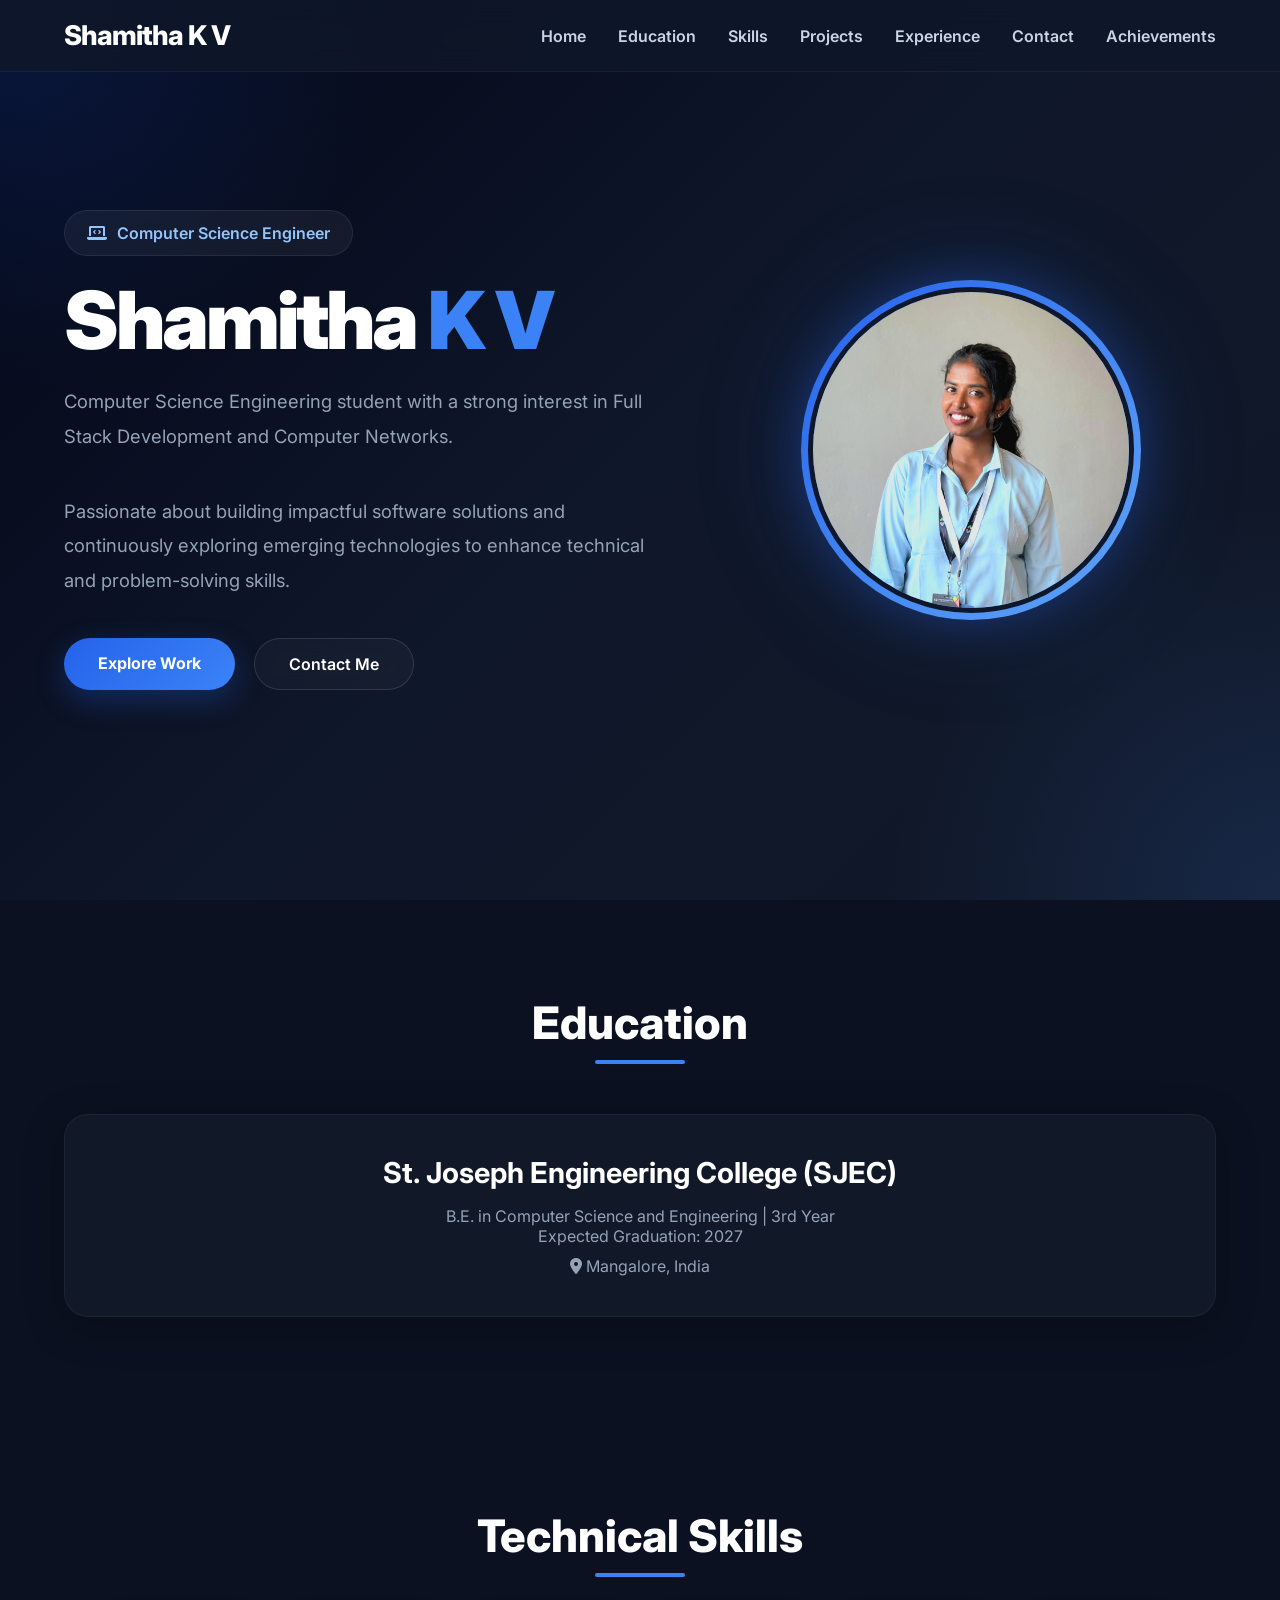
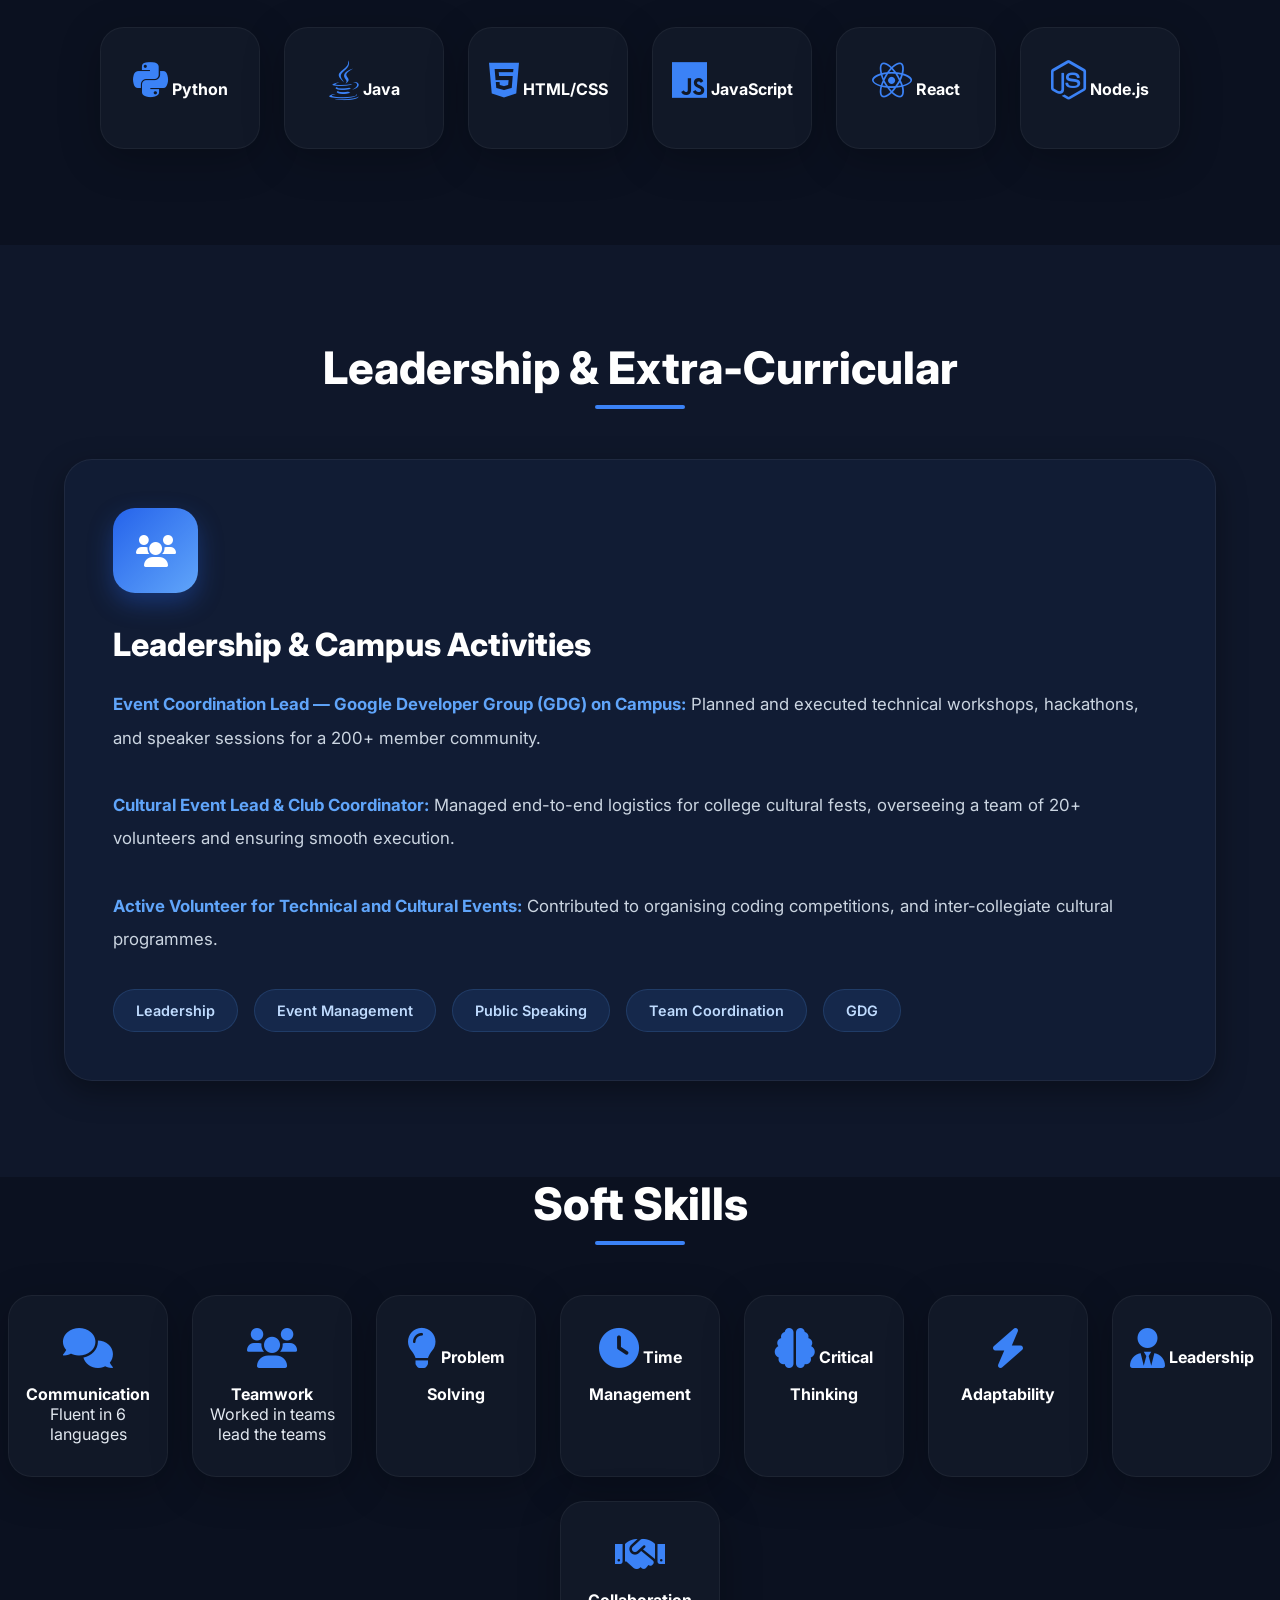
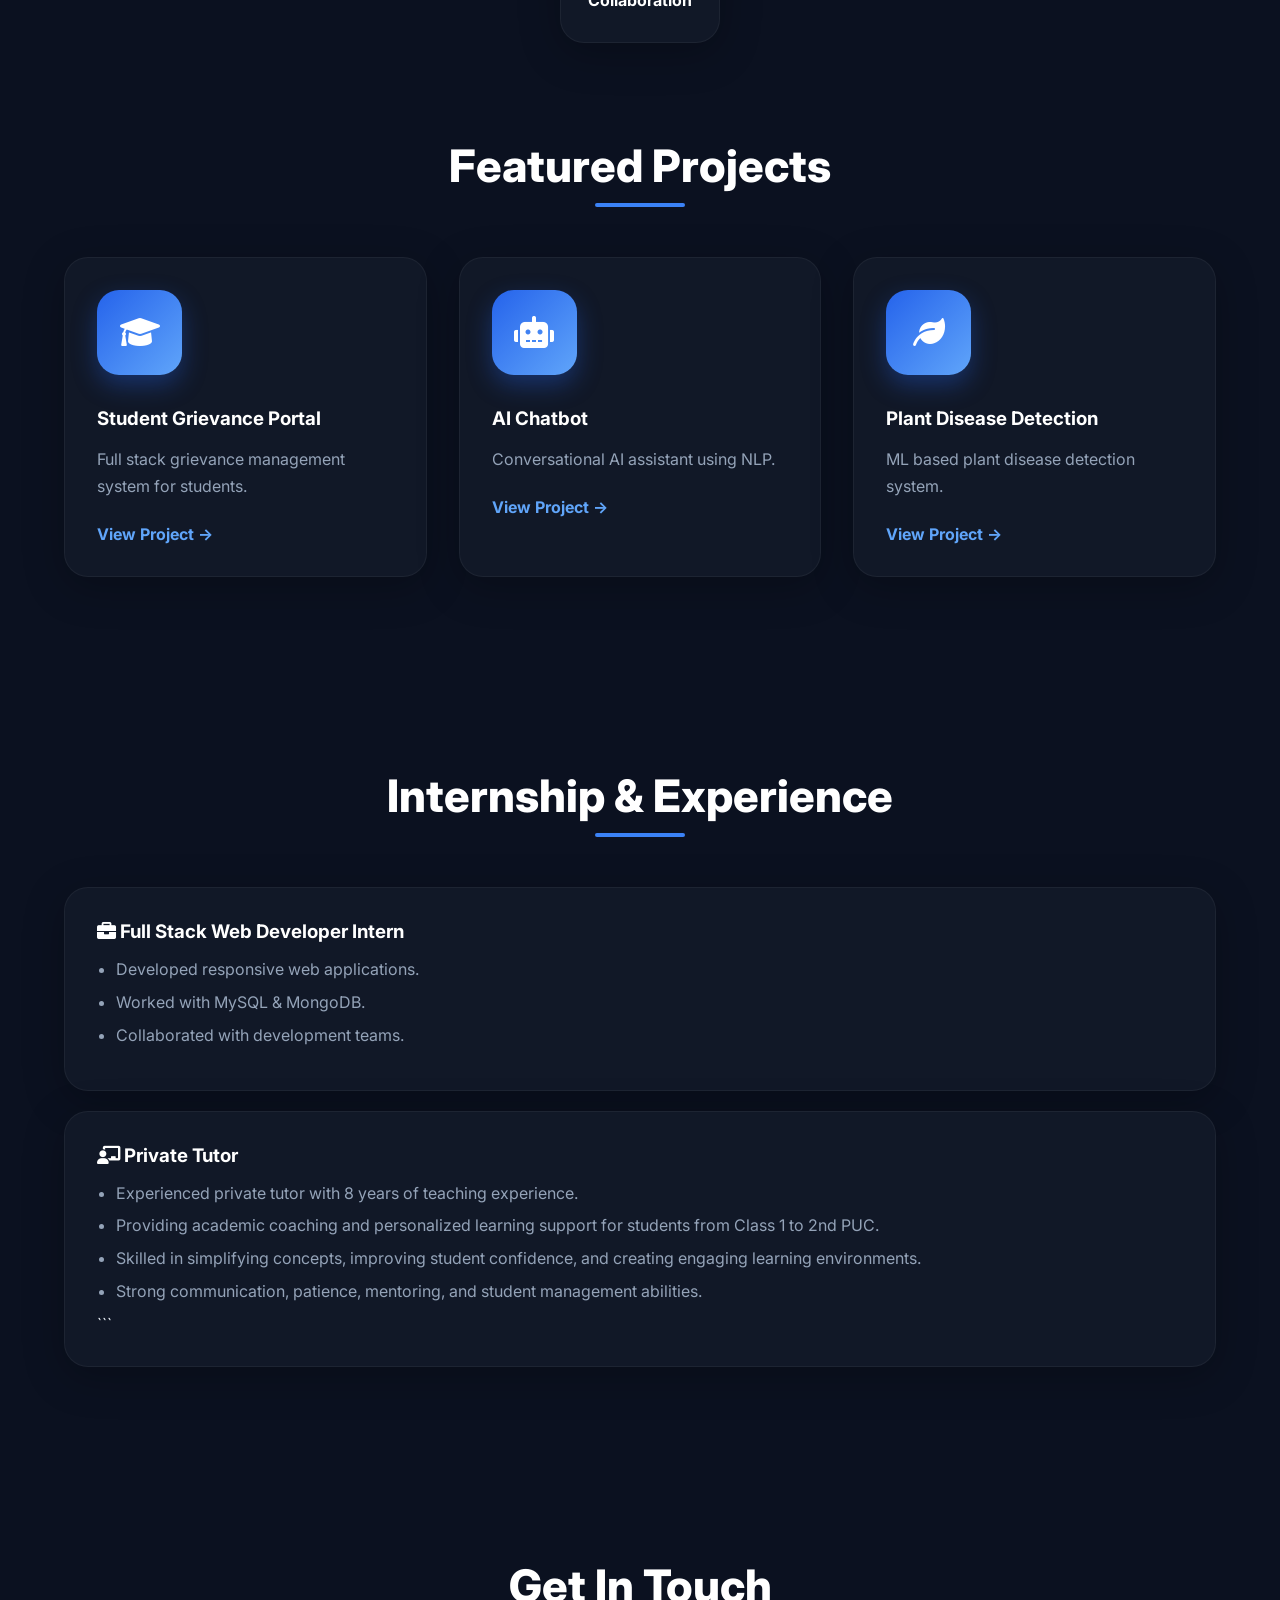
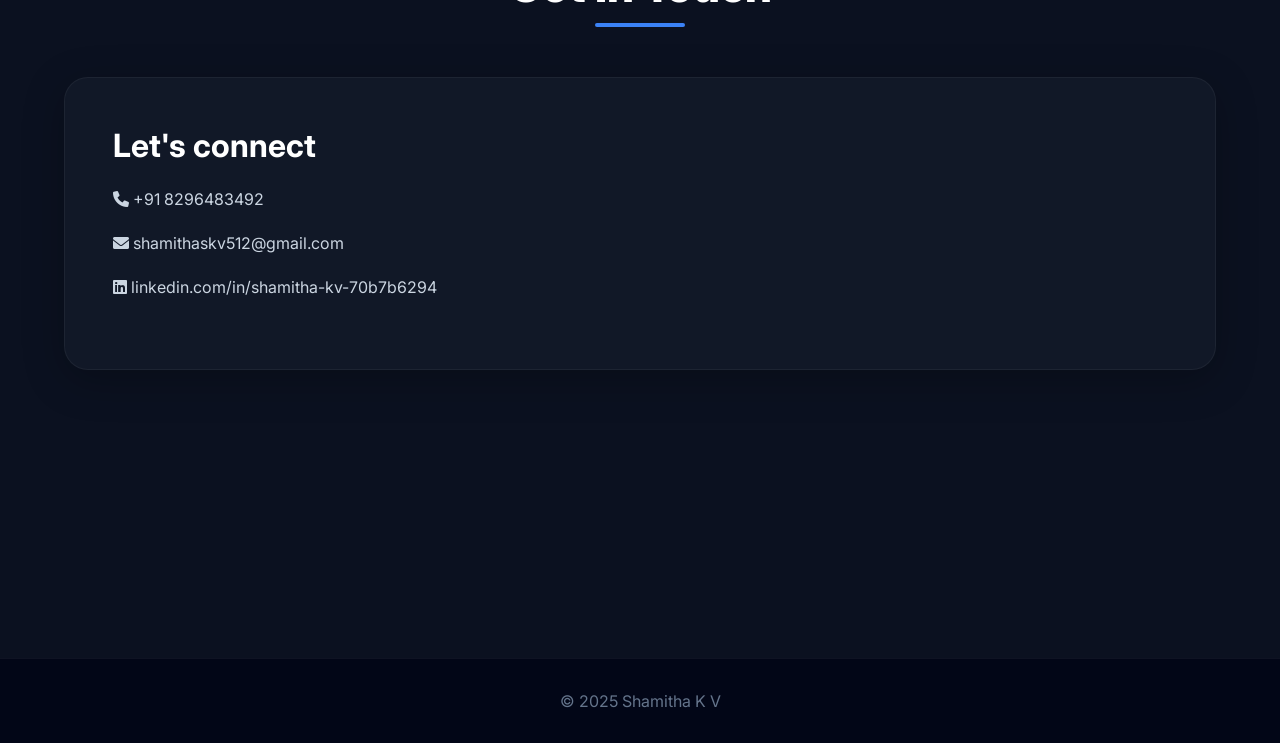
<file: index.html>
<!DOCTYPE html>
<html lang="en">
<head>
  <meta charset="UTF-8" />
  <meta name="viewport" content="width=device-width, initial-scale=1.0" />
  <title>Shamitha K V | Full Stack Portfolio</title>

  <!-- CSS -->
  <link rel="stylesheet" href="style.css" />

  <!-- Fonts -->
  <link href="https://fonts.googleapis.com/css2?family=Inter:wght@300;400;500;600;700;800&display=swap" rel="stylesheet">

  <!-- Font Awesome -->
  <link rel="stylesheet"
    href="https://cdnjs.cloudflare.com/ajax/libs/font-awesome/6.0.0-beta3/css/all.min.css">
</head>

<body>

  <!-- NAVBAR -->
  <nav>
    <div class="container nav-container">
      <div class="logo">Shamitha K V</div>

      <div class="menu-btn" id="menuBtn">
        <i class="fas fa-bars"></i>
      </div>

      <ul class="nav-links" id="navLinks">
        <li><a href="#home">Home</a></li>
        <li><a href="#education">Education</a></li>
        <li><a href="#skills">Skills</a></li>
        <li><a href="#projects">Projects</a></li>
        <li><a href="#experience">Experience</a></li>
        <li><a href="#contact">Contact</a></li>
        <li><a href="achievements.html">Achievements</a></li> 

      </ul>
    </div>
  </nav>

  <!-- HERO -->
  <section id="home" class="hero">
    <div class="container hero-grid">

      <div class="hero-content">
        <div class="hero-badge">
          <i class="fas fa-laptop-code"></i>
          Computer Science Engineer
        </div>

        <h1>
          Shamitha <span class="hero-highlight">K V</span>
        </h1>
         
<p>
  Computer Science Engineering student with a strong interest in Full Stack Development and Computer Networks.
</p>

<p>
  Passionate about building impactful software solutions and continuously exploring emerging technologies to enhance technical and problem-solving skills.
</p>


        <div class="btn-group">
          <a href="#projects" class="btn-primary">
            Explore Work
          </a>

          <a href="#contact" class="btn-outline">
            Contact Me
          </a>
        </div>
      </div>
<div class="profile">
  <div class="my-image">
    <img src="shamithas.jpg" alt="Shamitha K V">
  </div>
</div>

    </div>
  </section>

  <!-- EDUCATION -->
  <section id="education" class="section">
    <div class="container">

      <h2 class="section-title">Education</h2>

      <div class="edu-card">
        <h3>St. Joseph Engineering College (SJEC)</h3>

        <p class="edu-detail">
          B.E. in Computer Science and Engineering | 3rd Year
        </p>

        <p>Expected Graduation: 2027 </p>

        <p style="margin-top: 10px;">
          <i class="fas fa-map-marker-alt"></i>
          Mangalore, India
        </p>
      </div>

    </div>
  </section>

  <!-- SKILLS -->
  <section id="skills" class="section bg-light">
    <div class="container">

      <h2 class="section-title">Technical Skills</h2>

      <div class="skills-grid">

        <div class="skill-card">
          <i class="fab fa-python"></i>
          <span>Python</span>
        </div>

        <div class="skill-card">
          <i class="fab fa-java"></i>
          <span>Java</span>
        </div>

        <div class="skill-card">
          <i class="fab fa-html5"></i>
          <span>HTML/CSS</span>
        </div>

        <div class="skill-card">
          <i class="fab fa-js"></i>
          <span>JavaScript</span>
        </div>

        <div class="skill-card">
          <i class="fab fa-react"></i>
          <span>React</span>
        </div>

        <div class="skill-card">
          <i class="fab fa-node-js"></i>
          <span>Node.js</span>
        </div>

      </div>

    </div>
  </section>

<!-- LEADERSHIP SECTION -->

<section id="leadership" class="section">

  <div class="container">

    <h2 class="section-title">
      Leadership & Extra-Curricular
    </h2>

    <div class="achievement-card">

      <div class="project-icon">
        <i class="fas fa-users"></i>
      </div>

      <h3 class="achievement-title">
        Leadership & Campus Activities
      </h3>

      <div class="achievement-text">

        <p>
          <strong>Event Coordination Lead — Google Developer Group (GDG) on Campus:</strong>
          Planned and executed technical workshops, hackathons, and speaker sessions
          for a 200+ member community.
        </p>

        <br>

        <p>
          <strong>Cultural Event Lead & Club Coordinator:</strong>
          Managed end-to-end logistics for college cultural fests,
          overseeing a team of 20+ volunteers and ensuring smooth execution.
        </p>

        <br>

        <p>
          <strong>Active Volunteer for Technical and Cultural Events:</strong>
          Contributed to organising coding competitions,
          and inter-collegiate cultural programmes.
        </p>

      </div>

      <div class="achievement-tags">

        <span>Leadership</span>
        <span>Event Management</span>
        <span>Public Speaking</span>
        <span>Team Coordination</span>
        <span>GDG</span>

      </div>

    </div>

  </div>

</section>


 <h2 class="section-title">Soft Skills</h2>

<div class="skills-grid">

  <div class="skill-card">
    <i class="fas fa-comments"></i>
    <span>Communication</span>
    <P>Fluent in 6 languages</P>
  </div>

  <div class="skill-card">
    <i class="fas fa-users"></i>
    <span>Teamwork</span>
    <p>Worked in teams </p>
    <p>lead the teams</p>
  </div>

  <div class="skill-card">
    <i class="fas fa-lightbulb"></i>
    <span>Problem Solving</span>
  </div>

  <div class="skill-card">
    <i class="fas fa-clock"></i>
    <span>Time Management</span>
  </div>

  <div class="skill-card">
    <i class="fas fa-brain"></i>
    <span>Critical Thinking</span>
  </div>

  <div class="skill-card">
    <i class="fas fa-bolt"></i>
    <span>Adaptability</span>
  </div>

  <div class="skill-card">
    <i class="fas fa-user-tie"></i>
    <span>Leadership</span>
  </div>

  <div class="skill-card">
    <i class="fas fa-handshake"></i>
    <span>Collaboration</span>
  </div>

</div>

  
  
  
  
  
  
  
  
  
  <!-- PROJECTS -->
  <section id="projects" class="section">
    <div class="container">

      <h2 class="section-title">Featured Projects</h2>

      <div class="projects-grid" id="projectsGrid"></div>

    </div>
  </section>

  <!-- EXPERIENCE -->
  <section id="experience" class="section bg-light">
    <div class="container">

      <h2 class="section-title">Internship & Experience</h2>

      <div class="exp-box">
        <h3>
          <i class="fas fa-briefcase"></i>
          Full Stack Web Developer Intern
        </h3>

        <ul>
          <li>Developed responsive web applications.</li>
          <li>Worked with MySQL & MongoDB.</li>
          <li>Collaborated with development teams.</li>
        </ul>
      </div>
      <br>
       <div class="exp-box1">


<h3>
  <i class="fas fa-chalkboard-teacher"></i>
  Private Tutor
</h3>

<ul>
  <li>Experienced private tutor with 8 years of teaching experience.</li>

  <li>Providing academic coaching and personalized learning support for students from Class 1 to 2nd PUC.</li>

  <li>Skilled in simplifying concepts, improving student confidence, and creating engaging learning environments.</li>

  <li>Strong communication, patience, mentoring, and student management abilities.</li>
</ul>
```


    </div>
  </section>

  <!-- CONTACT -->
  <section id="contact" class="section">
    <div class="container">

      <h2 class="section-title">Get In Touch</h2>

      <div class="contact-flex">

        <div class="contact-info">

          <h3>Let's connect </h3>

          <div class="contact-detail">
            <i class="fas fa-phone"></i>
            <span>+91 8296483492</span>
          </div>

          <div class="contact-detail">
            <i class="fas fa-envelope"></i>
            <span>shamithaskv512@gmail.com</span>
          </div>

          <div class="contact-detail">
            <i class="fab fa-linkedin"></i>
            <span>linkedin.com/in/shamitha-kv-70b7b6294</span>
          </div>

        </div>

        

            
          </button>

          <div id="formAlert" class="form-feedback"></div>

        </form>

      </div>

    </div>
  </section>
  <!-- extra images -->
  <section id="extraimages"></section>


  <!-- FOOTER -->
  <footer>
    <p>
      © 2025 Shamitha K V 
    </p>
  </footer>

  <!-- JS -->
  <script src="script.js"></script>

</body>
</html>
</file>
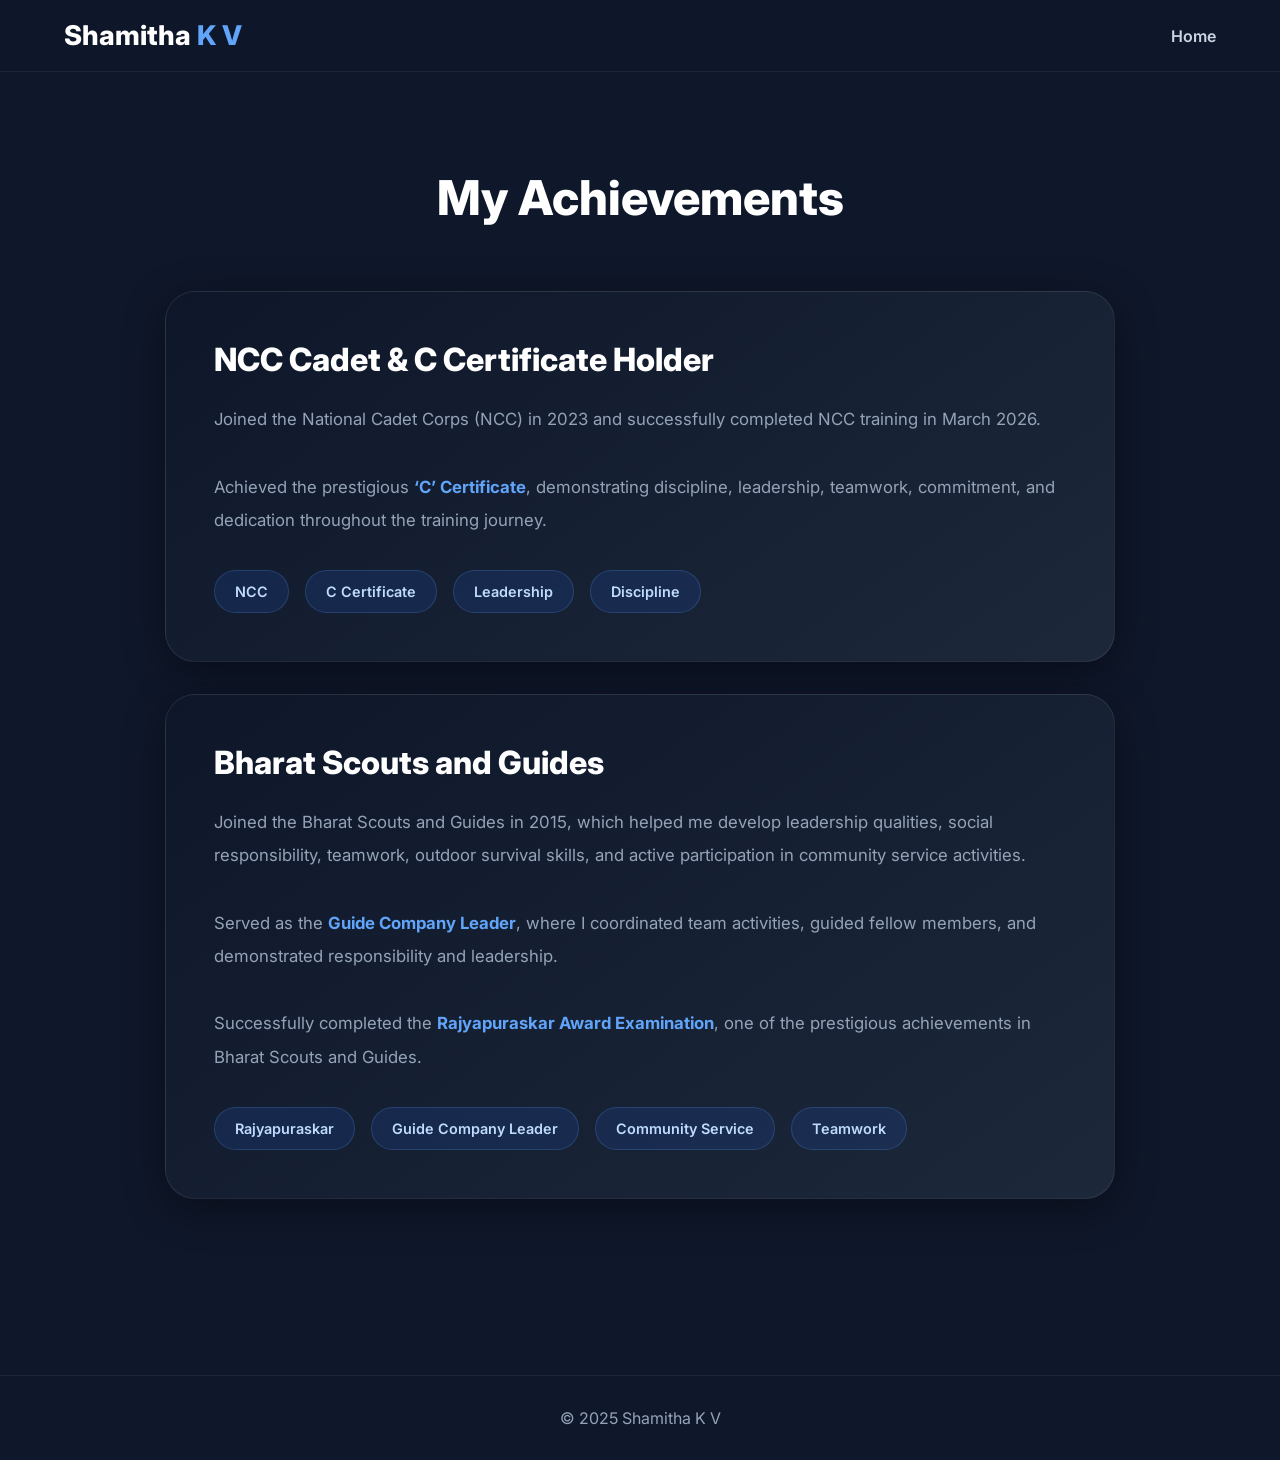
<file: achievements.html>
<!DOCTYPE html>
<html lang="en">
<head>
  <meta charset="UTF-8" />
  <meta name="viewport" content="width=device-width, initial-scale=1.0"/>
  <title>Achievements | Shamitha K V</title>

  <!-- GOOGLE FONT -->
  <link href="https://fonts.googleapis.com/css2?family=Inter:wght@300;400;500;600;700;800&display=swap" rel="stylesheet">

  <!-- FONT AWESOME -->
  <link rel="stylesheet"
  href="https://cdnjs.cloudflare.com/ajax/libs/font-awesome/6.0.0-beta3/css/all.min.css">

  <style>

    *{
      margin:0;
      padding:0;
      box-sizing:border-box;
    }

    body{
      font-family:'Inter',sans-serif;
      background:#0f172a;
      color:white;
      overflow-x:hidden;
    }

    .container{
      width:90%;
      max-width:1200px;
      margin:auto;
    }

    /* NAVBAR */

    nav{
      width:100%;
      position:sticky;
      top:0;
      z-index:1000;
      background:rgba(15,23,42,0.95);
      backdrop-filter:blur(12px);
      border-bottom:1px solid rgba(255,255,255,0.06);
    }

    .nav-container{
      display:flex;
      align-items:center;
      justify-content:space-between;
      padding:1.2rem 0;
    }

    .logo{
      font-size:1.7rem;
      font-weight:800;
      color:white;
    }

    .logo span{
      color:#60a5fa;
    }

    .nav-links{
      display:flex;
      gap:2rem;
      list-style:none;
    }

    .nav-links a{
      text-decoration:none;
      color:#cbd5e1;
      font-weight:600;
      transition:0.3s;
    }

    .nav-links a:hover{
      color:#60a5fa;
    }

    /* SECTION */

    .section{
      padding:6rem 0;
      position:relative;
    }

    .section-title{
      text-align:center;
      font-size:3rem;
      font-weight:800;
      margin-bottom:4rem;
      color:white;
    }

    /* ACHIEVEMENT CARDS */

    .achievement-card{
      background:linear-gradient(
      145deg,
      rgba(15,23,42,0.95),
      rgba(30,41,59,0.95)
      );

      border:1px solid rgba(255,255,255,0.08);

      padding:3rem;
      border-radius:30px;

      margin:2rem auto;

      max-width:950px;

      box-shadow:
      0 10px 40px rgba(0,0,0,0.4);

      transition:0.4s ease;
    }

    .achievement-card:hover{
      transform:translateY(-10px);
      border:1px solid rgba(96,165,250,0.4);

      box-shadow:
      0 20px 60px rgba(37,99,235,0.2);
    }

    
    

   

    .achievement-title{
      font-size:2rem;
      font-weight:800;
      margin-bottom:1.5rem;
      color:white;
    }

    .achievement-text{
      color:#94a3b8;
      line-height:2;
      font-size:1.05rem;
    }

    .achievement-text strong{
      color:#60a5fa;
    }

    /* TAGS */

    .achievement-tags{
      display:flex;
      flex-wrap:wrap;
      gap:1rem;
      margin-top:2rem;
    }

    .achievement-tags span{
      background:rgba(37,99,235,0.15);
      border:1px solid rgba(96,165,250,0.2);

      color:#bfdbfe;

      padding:12px 20px;

      border-radius:50px;

      font-size:0.9rem;
      font-weight:600;

      transition:0.3s;
    }

    .achievement-tags span:hover{
      background:#2563eb;
      color:white;
      transform:translateY(-3px);
    }

    /* FOOTER */

    footer{
      text-align:center;
      padding:2rem;
      border-top:1px solid rgba(255,255,255,0.06);
      color:#94a3b8;
      margin-top:3rem;
    }

    /* RESPONSIVE */

    @media(max-width:768px){

      .section-title{
        font-size:2.2rem;
      }

      .achievement-card{
        padding:2rem;
      }

      .achievement-title{
        font-size:1.5rem;
      }

      .nav-links{
        gap:1rem;
      }

    }

  </style>
</head>

<body>

  <!-- NAVBAR -->

  <nav>

    <div class="container nav-container">

      <div class="logo">
        Shamitha <span>K V</span>
      </div>

      <ul class="nav-links">
        <li><a href="index.html">Home</a></li>
      </ul>

    </div>

  </nav>

  <!-- ACHIEVEMENTS SECTION -->

  <section class="section">

    <div class="container">

      <h1 class="section-title">
        My Achievements
      </h1>

      <!-- NCC -->

      <div class="achievement-card">

        <div class="project-icon">
         
        </div>

        <h2 class="achievement-title">
          NCC Cadet & C Certificate Holder
        </h2>

        <p class="achievement-text">

          Joined the National Cadet Corps (NCC) in 2023 and
          successfully completed NCC training in March 2026.

          <br><br>

          Achieved the prestigious
          <strong>‘C’ Certificate</strong>,
          demonstrating discipline, leadership,
          teamwork, commitment, and dedication
          throughout the training journey.

        </p>

        <div class="achievement-tags">

          <span>NCC</span>
          <span>C Certificate</span>
          <span>Leadership</span>
          <span>Discipline</span>

        </div>

      </div>

      <!-- SCOUTS -->

      <div class="achievement-card">

        <div class="project-icon">
          
        </div>

        <h2 class="achievement-title">
          Bharat Scouts and Guides
        </h2>

        <p class="achievement-text">

          Joined the Bharat Scouts and Guides in 2015,
          which helped me develop leadership qualities,
          social responsibility, teamwork,
          outdoor survival skills, and active participation
          in community service activities.

          <br><br>

          Served as the
          <strong>Guide Company Leader</strong>,
          where I coordinated team activities,
          guided fellow members,
          and demonstrated responsibility and leadership.

          <br><br>

          Successfully completed the
          <strong>Rajyapuraskar Award Examination</strong>,
          one of the prestigious achievements in
          Bharat Scouts and Guides.

        </p>

        <div class="achievement-tags">

          <span>Rajyapuraskar</span>
          <span>Guide Company Leader</span>
          <span>Community Service</span>
          <span>Teamwork</span>

        </div>

      </div>

    </div>

  </section>

  <!-- FOOTER -->

  <footer>
    © 2025 Shamitha K V
  </footer>

</body>
</html>
</file>
<file: style.css>
/* ===== GOOGLE FONT ===== */
@import url('https://fonts.googleapis.com/css2?family=Inter:wght@300;400;500;600;700;800;900&display=swap');

/* ===== GLOBAL ===== */

*{
  margin:0;
  padding:0;
  box-sizing:border-box;
  scroll-behavior:smooth;
}

body{
  font-family:'Inter',sans-serif;
  background:#0b1120;
  color:#e2e8f0;
  overflow-x:hidden;
}

.container{
  width:90%;
  max-width:1200px;
  margin:auto;
}

section{
  padding:6rem 0;
}

a{
  text-decoration:none;
}

/* ===== SCROLLBAR ===== */

::-webkit-scrollbar{
  width:8px;
}

::-webkit-scrollbar-track{
  background:#111827;
}

::-webkit-scrollbar-thumb{
  background:#2563eb;
  border-radius:20px;
}

/* ===== NAVBAR ===== */

nav{
  position:fixed;
  width:100%;
  top:0;
  left:0;
  z-index:1000;
  background:rgba(15,23,42,0.85);
  backdrop-filter:blur(14px);
  border-bottom:1px solid rgba(255,255,255,0.05);
}

.nav-container{
  display:flex;
  justify-content:space-between;
  align-items:center;
  padding:1.2rem 0;
}

.logo{
  font-size:1.7rem;
  font-weight:800;
  color:#ffffff;
  letter-spacing:-1px;
}

.logo span{
  color:#3b82f6;
}

.nav-links{
  display:flex;
  list-style:none;
  gap:2rem;
}

.nav-links a{
  color:#cbd5e1;
  font-weight:600;
  transition:0.3s;
  position:relative;
}

.nav-links a:hover{
  color:#60a5fa;
}

.nav-links a::after{
  content:'';
  position:absolute;
  width:0%;
  height:2px;
  left:0;
  bottom:-6px;
  background:#3b82f6;
  transition:0.3s;
}

.nav-links a:hover::after{
  width:100%;
}

.menu-btn{
  display:none;
  color:white;
  font-size:1.6rem;
  cursor:pointer;
}

/* ===== HERO SECTION ===== */

.hero{
  min-height:100vh;
  display:flex;
  align-items:center;
  position:relative;
  overflow:hidden;
  background:
  radial-gradient(circle at top left, rgba(37,99,235,0.18), transparent 25%),
  radial-gradient(circle at bottom right, rgba(59,130,246,0.15), transparent 25%),
  linear-gradient(135deg,#020617 0%, #0f172a 50%, #111827 100%);
}

.hero-grid{
  display:grid;
  grid-template-columns:1.1fr 0.9fr;
  align-items:center;
  gap:4rem;
}

.hero-content{
  z-index:2;
}

.hero-badge{
  display:inline-flex;
  align-items:center;
  gap:10px;
  background:rgba(255,255,255,0.05);
  border:1px solid rgba(255,255,255,0.08);
  padding:12px 22px;
  border-radius:50px;
  color:#93c5fd;
  font-weight:600;
  margin-bottom:1.5rem;
  backdrop-filter:blur(10px);
}

.hero-content h1{
  font-size:5rem;
  line-height:1;
  font-weight:900;
  letter-spacing:-3px;
  margin-bottom:1.5rem;
  color:white;
}

.hero-highlight{
  color:#3b82f6;
}

.hero-content p{
  font-size:1.15rem;
  line-height:1.9;
  color:#94a3b8;
  max-width:620px;
  margin-bottom:2.5rem;
}

/* ===== BUTTONS ===== */

.btn-group{
  display:flex;
  gap:1.2rem;
  flex-wrap:wrap;
}

.btn-primary{
  background:linear-gradient(135deg,#2563eb,#3b82f6);
  color:white;
  padding:15px 34px;
  border-radius:50px;
  font-weight:700;
  transition:0.35s;
  box-shadow:0 10px 30px rgba(37,99,235,0.3);
}

.btn-primary:hover{
  transform:translateY(-5px);
}

.btn-outline{
  border:1px solid rgba(255,255,255,0.12);
  color:white;
  padding:15px 34px;
  border-radius:50px;
  background:rgba(255,255,255,0.03);
  backdrop-filter:blur(8px);
  font-weight:600;
  transition:0.3s;
}

.btn-outline:hover{
  background:rgba(255,255,255,0.08);
}

/* ===== PROFILE IMAGE ===== */

.profile{
  display:flex;
  justify-content:center;
  align-items:center;
}

.my-image{
  width:340px;
  height:340px;
  border-radius:50%;
  padding:7px;
  background:linear-gradient(135deg,#2563eb,#60a5fa);
  box-shadow:
  0 0 50px rgba(37,99,235,0.35),
  0 0 120px rgba(59,130,246,0.15);
  animation:float 4s ease-in-out infinite;
}

.my-image img{
  width:100%;
  height:100%;
  border-radius:50%;
  object-fit:cover;
  border:5px solid #0f172a;
}

@keyframes float{
  0%{
    transform:translateY(0px);
  }
  50%{
    transform:translateY(-12px);
  }
  100%{
    transform:translateY(0px);
  }
}

/* ===== SECTION TITLE ===== */

.section-title{
  font-size:2.8rem;
  text-align:center;
  font-weight:800;
  margin-bottom:4rem;
  color:white;
  position:relative;
}

.section-title::after{
  content:'';
  width:90px;
  height:4px;
  background:#3b82f6;
  position:absolute;
  left:50%;
  transform:translateX(-50%);
  bottom:-14px;
  border-radius:20px;
}

/* ===== CARDS ===== */

.edu-card,
.project-card,
.skill-card,
.exp-box,
.exp-box1,
.contact-flex{
  background:#111827;
  border:1px solid rgba(255,255,255,0.05);
  border-radius:24px;
  box-shadow:0 10px 40px rgba(0,0,0,0.25);
}

/* ===== EDUCATION ===== */

.edu-card{
  padding:2.5rem;
  text-align:center;
}

.edu-card h3{
  color:white;
  font-size:1.8rem;
  margin-bottom:1rem;
}

.edu-card p{
  color:#94a3b8;
}

/* ===== SKILLS ===== */

.skills-grid{
  display:flex;
  flex-wrap:wrap;
  justify-content:center;
  gap:1.5rem;
}

.skill-card{
  width:160px;
  padding:2rem 1rem;
  text-align:center;
  transition:0.3s;
}

.skill-card:hover{
  transform:translateY(-8px);
  border-color:#2563eb;
}

.skill-card i{
  font-size:2.5rem;
  color:#3b82f6;
  margin-bottom:1rem;
}

.skill-card span{
  color:white;
  font-weight:700;
}

/* ===== PROJECTS ===== */

.projects-grid{
  display:grid;
  grid-template-columns:repeat(auto-fit,minmax(320px,1fr));
  gap:2rem;
}

.project-card{
  padding:2rem;
  transition:0.3s;
}

.project-card:hover{
  transform:translateY(-10px);
  border-color:#2563eb;
}

.project-icon{
  font-size:2.5rem;
  color:#3b82f6;
  margin-bottom:1rem;
}

.project-card h3{
  color:white;
  margin-bottom:1rem;
}

.project-card p{
  color:#94a3b8;
  line-height:1.7;
}

.project-link-btn{
  display:inline-block;
  margin-top:1.5rem;
  color:#60a5fa;
  font-weight:700;
}

/* ===== EXPERIENCE ===== */

.exp-box{
  padding:2rem;
}

.exp-box h3{
  color:white;
  margin-bottom:1rem;
}

.exp-box ul{
  padding-left:1.2rem;
}

.exp-box li{
  color:#94a3b8;
  margin:0.8rem 0;
}

.exp-box1{
  padding:2rem;
}

.exp-box1 h3{
  color:white;
  margin-bottom:1rem;
}

.exp-box1 ul{
  padding-left:1.2rem;
}

.exp-box1 li{
  color:#94a3b8;
  margin:0.8rem 0;
}

/* ===== CONTACT ===== */

.contact-flex{
  padding:3rem;
  display:flex;
  gap:3rem;
  flex-wrap:wrap;
}

.contact-info,
.contact-form{
  flex:1;
}

.contact-info h3{
  font-size:2rem;
  color:white;
  margin-bottom:1rem;
}

.contact-info p{
  color:#94a3b8;
}

.contact-detail{
  margin:1.5rem 0;
  color:#cbd5e1;
}

.contact-form{
  display:flex;
  flex-direction:column;
  gap:1rem;
}

.contact-form input,
.contact-form textarea{
  background:#0f172a;
  border:1px solid rgba(255,255,255,0.08);
  padding:1rem;
  border-radius:14px;
  color:white;
  font-family:'Inter',sans-serif;
}

.contact-form input:focus,
.contact-form textarea:focus{
  outline:none;
  border-color:#3b82f6;
}

.contact-form button{
  background:linear-gradient(135deg,#2563eb,#3b82f6);
  color:white;
  border:none;
  padding:1rem;
  border-radius:50px;
  font-weight:700;
  cursor:pointer;
  transition:0.3s;
}

.contact-form button:hover{
  transform:translateY(-4px);
}

/* ===== FOOTER ===== */

footer{
  background:#020617;
  padding:2rem;
  text-align:center;
  color:#64748b;
  border-top:1px solid rgba(255,255,255,0.05);
}

/* ===== RESPONSIVE ===== */

@media(max-width:992px){

  .hero-grid{
    grid-template-columns:1fr;
    text-align:center;
  }

  .hero-content p{
    margin:auto;
    margin-bottom:2rem;
  }

  .btn-group{
    justify-content:center;
  }

  .my-image{
    width:260px;
    height:260px;
  }
}

@media(max-width:768px){

  .nav-links{
    display:none;
    flex-direction:column;
    position:absolute;
    top:80px;
    right:5%;
    background:#111827;
    padding:1.5rem;
    border-radius:16px;
  }

  .nav-links.show{
    display:flex;
  }

  .menu-btn{
    display:block;
  }

  .hero-content h1{
    font-size:3.2rem;
  }

  .section-title{
    font-size:2.2rem;
  }

  .contact-flex{
    flex-direction:column;
  }
}

@media(max-width:600px){

  .hero-content h1{
    font-size:2.5rem;
  }

  .btn-primary,
  .btn-outline{
    width:100%;
    text-align:center;
  }

  .my-image{
    width:220px;
    height:220px;
  }
}
/* =========================
   LEADERSHIP SECTION
========================= */

#leadership{
  background:#0f172a;
}

/* CARD */

.achievement-card{

  background:#111c34;

  border:1px solid rgba(255,255,255,0.06);

  border-radius:28px;

  padding:3rem;

  box-shadow:
  0 10px 30px rgba(0,0,0,0.35);

  transition:0.35s ease;
}

.achievement-card:hover{

  transform:translateY(-8px);

  box-shadow:
  0 20px 45px rgba(59,130,246,0.18);

  border-color:rgba(96,165,250,0.2);
}

/* ICON */

.project-icon{

  width:85px;
  height:85px;

  border-radius:22px;

  display:flex;
  align-items:center;
  justify-content:center;

  background:linear-gradient(
  135deg,
  #2563eb,
  #60a5fa
  );

  margin-bottom:2rem;

  box-shadow:
  0 10px 25px rgba(37,99,235,0.35);
}

.project-icon i{
  font-size:2rem;
  color:white;
}

/* TITLE */

.achievement-title{

  font-size:2rem;

  font-weight:800;

  color:white;

  margin-bottom:1.5rem;
}

/* TEXT */

.achievement-text{

  color:#cbd5e1;

  line-height:2;

  font-size:1.05rem;
}

.achievement-text strong{
  color:#60a5fa;
}

/* TAGS */

.achievement-tags{

  display:flex;

  flex-wrap:wrap;

  gap:1rem;

  margin-top:2rem;
}

.achievement-tags span{

  background:rgba(59,130,246,0.12);

  border:1px solid rgba(96,165,250,0.15);

  color:#bfdbfe;

  padding:12px 22px;

  border-radius:50px;

  font-size:0.9rem;

  font-weight:600;

  transition:0.3s ease;
}

.achievement-tags span:hover{

  background:#2563eb;

  color:white;

  transform:translateY(-4px);
}

/* RESPONSIVE */

@media(max-width:768px){

  .achievement-card{
    padding:2rem;
  }

  .achievement-title{
    font-size:1.5rem;
  }

  .achievement-text{
    font-size:1rem;
  }

}
</file>
